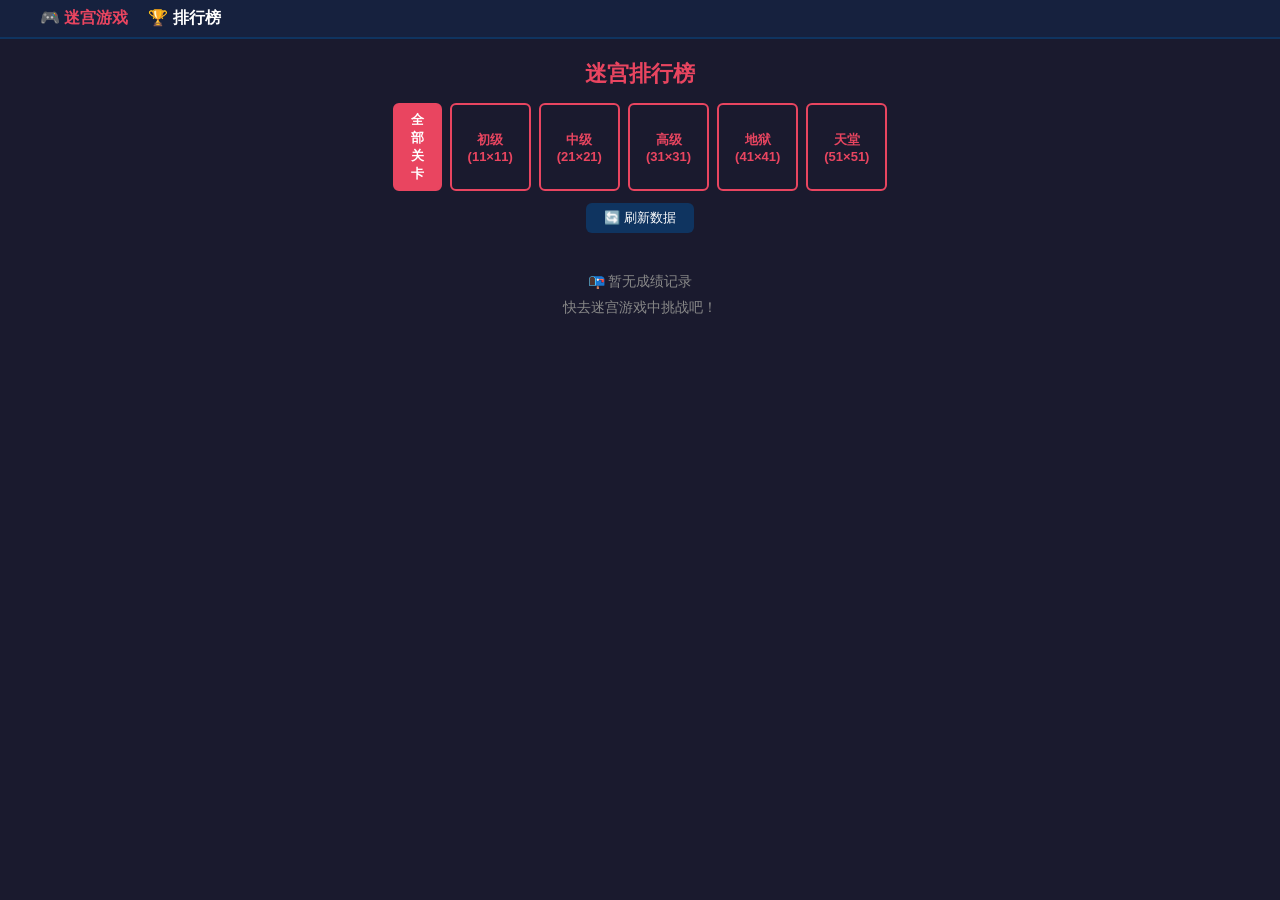
<file: frontend/leaderboard/index.html>
<!DOCTYPE html>
<html lang="zh-CN">
<head>
    <meta charset="UTF-8">
    <meta name="viewport" content="width=device-width, initial-scale=1.0">
    <title>迷宫游戏 - 排行榜</title>
    <link rel="stylesheet" href="style.css">
</head>
<body>
    <!-- 导航栏 -->
    <nav class="navbar">
        <a href="../maze-game/index.html" class="nav-link">🎮 迷宫游戏</a>
        <span class="nav-title">🏆 排行榜</span>
    </nav>

    <!-- 主容器 -->
    <div class="container">
        <h1>迷宫排行榜</h1>

        <!-- 关卡切换按钮 -->
        <div class="level-tabs" id="levelTabs">
            <!-- 由 JS 动态生成 -->
        </div>

        <!-- 刷新按钮 -->
        <div class="toolbar">
            <button class="btn-refresh" id="btnRefresh">🔄 刷新数据</button>
        </div>

        <!-- 排行榜表格 -->
        <table class="leaderboard-table" id="leaderboardTable">
            <thead>
                <tr>
                    <th>排名</th>
                    <th>玩家</th>
                    <th>通关时间</th>
                    <th>关卡</th>
                </tr>
            </thead>
            <tbody id="tableBody">
                <!-- 由 JS 动态生成 -->
            </tbody>
        </table>

        <!-- 空状态提示 -->
        <div class="empty-state" id="emptyState" style="display: none;">
            <p>📭 暂无成绩记录</p>
            <p>快去迷宫游戏中挑战吧！</p>
        </div>

        <!-- 加载状态 -->
        <div class="loading" id="loading">
            <p>加载中...</p>
        </div>
    </div>

    <script src="leaderboard.js"></script>
</body>
</html>
</file>
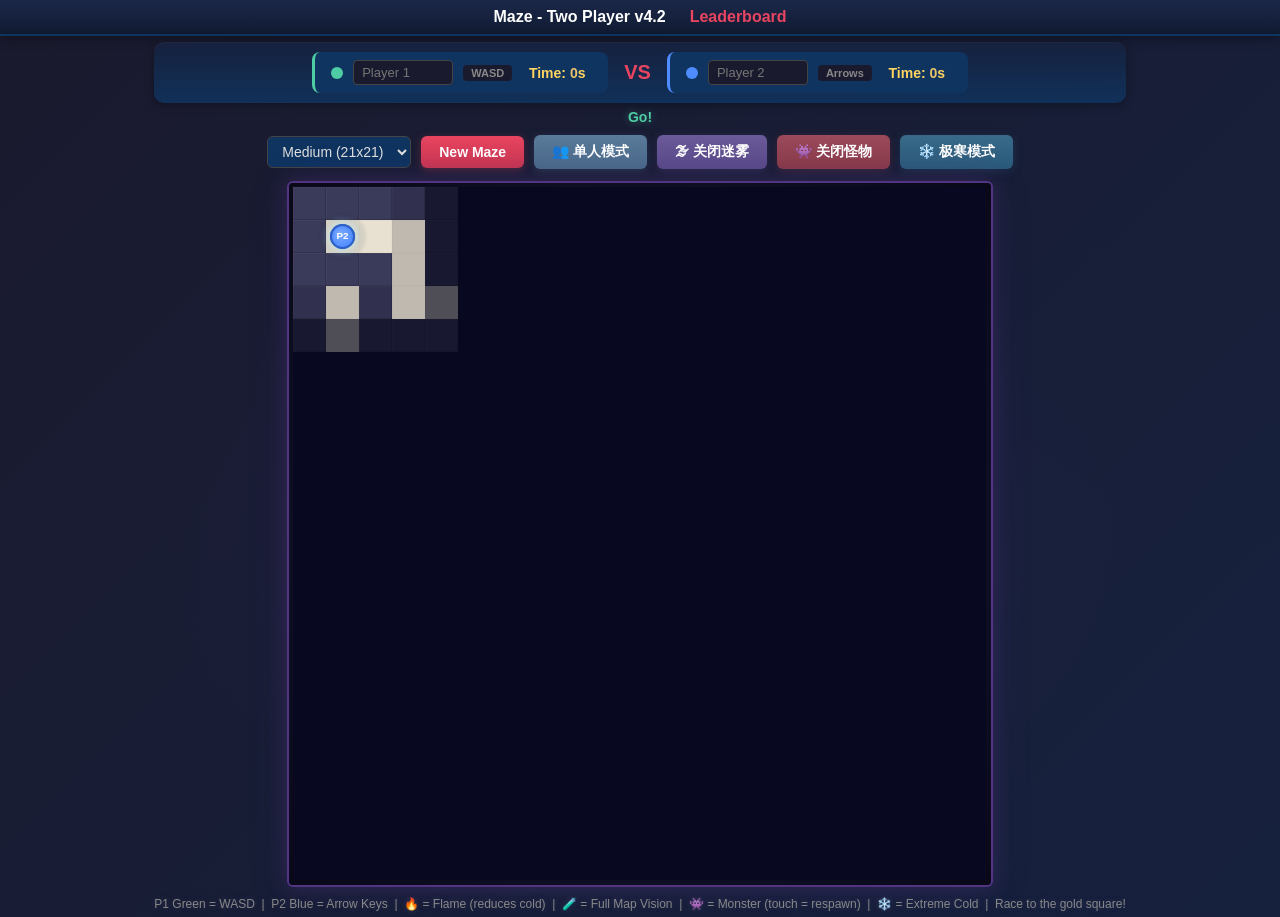
<file: frontend/maze-game/index.html>
<!DOCTYPE html>
<html lang="zh-CN">
<head>
    <meta charset="UTF-8">
    <meta name="viewport" content="width=device-width, initial-scale=1.0">
    <title>迷宫游戏 - 双人模式</title>
    <link rel="stylesheet" href="style.css">
</head>
<body>
    <!-- 导航栏 -->
    <nav class="navbar">
        <span class="nav-title">Maze - Two Player v4.2</span>
        <a href="../leaderboard/index.html" class="nav-link">Leaderboard</a>
    </nav>

    <div class="container">

        <!-- 双人对战状态栏 -->
        <div class="vs-bar">
            <div class="player-panel p1">
                <span class="p-dot p1-dot"></span>
                <input type="text" id="player1Name" placeholder="Player 1" maxlength="12">
                <span class="p-keys">WASD</span>
                <span class="p-time">Time: <span id="timer1">0</span>s</span>
                <span class="p-cold-status" id="player1ColdStatus"></span>
            </div>
            <div class="vs-divider" id="vsDivider">VS</div>
            <div class="player-panel p2" id="player2Panel">
                <span class="p-dot p2-dot"></span>
                <input type="text" id="player2Name" placeholder="Player 2" maxlength="12">
                <span class="p-keys">Arrows</span>
                <span class="p-time">Time: <span id="timer2">0</span>s</span>
                <span class="p-cold-status" id="player2ColdStatus"></span>
            </div>
        </div>

        <!-- 游戏进度状态（通用：胜利、平局等） -->
        <div class="game-status" id="gameStatus">Go!</div>

        <!-- 控制栏 -->
        <div class="controls">
            <div class="level-select">
                <select id="levelSelect">
                    <option value="11">Easy (11x11)</option>
                    <option value="21" selected>Medium (21x21)</option>
                    <option value="31">Hard (31x31)</option>
                    <option value="41">Hell (41x41)</option>
                    <option value="51">Heaven (51x51)</option>
                </select>
            </div>
            <button id="regenerateBtn">New Maze</button>
            <button id="modeToggleBtn">👥 单人模式</button>
            <button id="fogToggleBtn">🌫 关闭迷雾</button>
            <button id="monsterToggleBtn">👾 关闭怪物</button>
            <button id="coldToggleBtn">❄️ 极寒模式</button>
            <span id="visionIndicator" style="display:none;">🧪 3.0s</span>
        </div>

        <!-- 迷宫画布 -->
        <div class="canvas-wrapper">
            <canvas id="mazeCanvas"></canvas>
        </div>

        <!-- 操作提示 -->
        <p class="hint">P1 Green = WASD &nbsp;|&nbsp; P2 Blue = Arrow Keys &nbsp;|&nbsp; 🔥 = Flame (reduces cold) &nbsp;|&nbsp; 🧪 = Full Map Vision &nbsp;|&nbsp; 👾 = Monster (touch = respawn) &nbsp;|&nbsp; ❄️ = Extreme Cold &nbsp;|&nbsp; Race to the gold square!</p>
    </div>

    <script src="sound.js"></script>
    <script src="maze.js"></script>
</body>
</html>
</file>
<file: frontend/leaderboard/style.css>
/* ===== 排行榜页面样式 ===== */

/* 全局样式 */
* {
    margin: 0;
    padding: 0;
    box-sizing: border-box;
}

body {
    font-family: 'Segoe UI', 'Microsoft YaHei', sans-serif;
    background-color: #1a1a2e;
    color: #eee;
    min-height: 100vh;
}

/* 导航栏 */
.navbar {
    display: flex;
    align-items: center;
    gap: 20px;
    padding: 8px 40px;
    background-color: #16213e;
    border-bottom: 2px solid #0f3460;
}

.nav-link {
    color: #e94560;
    text-decoration: none;
    font-size: 16px;
    font-weight: bold;
    transition: color 0.2s;
}

.nav-link:hover {
    color: #ff6b81;
}

.nav-title {
    font-size: 16px;
    font-weight: bold;
    color: #fff;
}

/* 主容器 */
.container {
    max-width: 480px;
    margin: 20px auto;
    padding: 0 16px;
}

h1 {
    text-align: center;
    margin-bottom: 14px;
    font-size: 22px;
    color: #e94560;
}

/* 关卡切换按钮 */
.level-tabs {
    display: flex;
    justify-content: center;
    gap: 8px;
    margin-bottom: 12px;
}

.level-btn {
    padding: 6px 16px;
    border: 2px solid #e94560;
    background-color: transparent;
    color: #e94560;
    border-radius: 6px;
    cursor: pointer;
    font-size: 13px;
    font-weight: bold;
    transition: all 0.2s;
}

.level-btn:hover {
    background-color: #e9456022;
}

.level-btn.active {
    background-color: #e94560;
    color: #fff;
}

/* 工具栏 */
.toolbar {
    display: flex;
    justify-content: center;
    margin-bottom: 12px;
}

.btn-refresh {
    padding: 6px 18px;
    background-color: #0f3460;
    color: #fff;
    border: none;
    border-radius: 6px;
    cursor: pointer;
    font-size: 13px;
    transition: background-color 0.2s;
}

.btn-refresh:hover {
    background-color: #1a508b;
}

/* 排行榜表格 */
.leaderboard-table {
    width: 100%;
    border-collapse: collapse;
    background-color: #16213e;
    border-radius: 12px;
    overflow: hidden;
    box-shadow: 0 4px 20px rgba(0, 0, 0, 0.3);
}

.leaderboard-table thead {
    background-color: #0f3460;
}

.leaderboard-table th {
    padding: 10px 10px;
    text-align: center;
    font-size: 13px;
    color: #a0b4c8;
    text-transform: uppercase;
    letter-spacing: 1px;
}

.leaderboard-table td {
    padding: 8px 10px;
    text-align: center;
    font-size: 13px;
}

/* 斑马条纹 — 奇偶行交替底色 */
.leaderboard-table tbody tr:nth-child(odd) {
    background-color: #1a1a3e;
}

.leaderboard-table tbody tr:nth-child(even) {
    background-color: #1e2a4a;
}

/* 前三名高亮 */
.leaderboard-table tbody tr.rank-1 {
    background-color: #4a3800;  /* 金色底色 */
    font-weight: bold;
}

.leaderboard-table tbody tr.rank-2 {
    background-color: #3a3a40;  /* 银色底色 */
    font-weight: bold;
}

.leaderboard-table tbody tr.rank-3 {
    background-color: #3a2a1a;  /* 铜色底色 */
    font-weight: bold;
}

.rank-medal {
    font-size: 20px;
}

/* 空状态 & 加载 */
.empty-state, .loading {
    text-align: center;
    padding: 20px;
    color: #888;
    font-size: 14px;
}

.empty-state p {
    margin: 8px 0;
}
</file>
<file: frontend/maze-game/style.css>
/* ========================================
   Maze Game - Two Player Mode
   Player A
   ======================================== */

/* --- Reset & Dark Theme --- */
* {
    margin: 0;
    padding: 0;
    box-sizing: border-box;
}

body {
    background: linear-gradient(135deg, #1a1a2e 0%, #16213e 25%, #1a1a3e 50%, #0f1629 75%, #1a1a2e 100%);
    background-size: 400% 400%;
    animation: bgShift 20s ease infinite;
    color: #e0e0e0;
    font-family: 'Segoe UI', 'Microsoft YaHei', sans-serif;
    display: flex;
    flex-direction: column;
    align-items: center;
    min-height: 100vh;
    margin: 0;
    overflow: hidden;
}

@keyframes bgShift {
    0%   { background-position: 0% 50%; }
    25%  { background-position: 100% 0%; }
    50%  { background-position: 100% 100%; }
    75%  { background-position: 0% 100%; }
    100% { background-position: 0% 50%; }
}

/* --- Navbar --- */
.navbar {
    display: flex;
    align-items: center;
    justify-content: center;
    gap: 24px;
    padding: 8px 40px;
    background: linear-gradient(180deg, #1a2848 0%, #16213e 50%, #0f1a30 100%);
    border-bottom: 2px solid #0f3460;
    box-shadow: 0 2px 12px rgba(0, 0, 0, 0.4);
    width: 100%;
}

.nav-title {
    font-size: 16px;
    font-weight: bold;
    color: #fff;
}

.nav-link {
    color: #e94560;
    text-decoration: none;
    font-size: 16px;
    font-weight: bold;
    transition: color 0.2s;
}

.nav-link:hover {
    color: #ff6b81;
}

/* --- Container --- */
.container {
    text-align: center;
    padding: 6px;
}

/* --- VS Bar (Two Player Panel) --- */
.vs-bar {
    display: flex;
    align-items: center;
    justify-content: center;
    gap: 16px;
    margin-bottom: 6px;
    padding: 10px 20px;
    background: linear-gradient(180deg, rgba(22, 33, 62, 0.95) 0%, rgba(15, 52, 96, 0.85) 100%);
    border-radius: 10px;
    box-shadow: 0 2px 10px rgba(0, 0, 0, 0.3), inset 0 1px 0 rgba(255, 255, 255, 0.03);
}

.player-panel {
    display: flex;
    align-items: center;
    gap: 10px;
    padding: 8px 16px;
    border-radius: 8px;
    background-color: #0f3460;
}

.player-panel.p1 { border-left: 3px solid #4ecca3; }
.player-panel.p2 { border-left: 3px solid #4e8cff; }

.p-dot {
    width: 12px;
    height: 12px;
    border-radius: 50%;
    display: inline-block;
    flex-shrink: 0;
}
.p1-dot { background-color: #4ecca3; }
.p2-dot { background-color: #4e8cff; }

.player-panel input {
    padding: 4px 8px;
    border: 1px solid #444;
    border-radius: 4px;
    background-color: #1a1a2e;
    color: #e0e0e0;
    font-size: 13px;
    width: 100px;
    outline: none;
}
.player-panel input:focus {
    border-color: #e94560;
}

.p-keys {
    font-size: 11px;
    color: #888;
    background-color: #1a1a2e;
    padding: 2px 8px;
    border-radius: 4px;
    font-weight: bold;
}

.p-time {
    font-size: 14px;
    font-weight: bold;
    color: #ffd460;
    min-width: 70px;
}
.p-time span { color: #e9c46a; }

/* Per-player cold penalty status indicator */
.p-cold-status {
    font-size: 11px;
    font-weight: bold;
    color: #e04040;
    min-width: 60px;
    text-align: center;
    white-space: nowrap;
    overflow: hidden;
    text-overflow: ellipsis;
    transition: opacity 0.3s;
}
.p-cold-status:empty {
    display: none;
}

.vs-divider {
    font-size: 20px;
    font-weight: bold;
    color: #e94560;
}

/* --- Status Bar --- */
.game-status {
    font-size: 14px;
    font-weight: bold;
    color: #4ecca3;
    text-shadow: 0 0 8px rgba(78, 204, 163, 0.4);
    margin-bottom: 6px;
    min-height: 20px;
}

/* --- Controls --- */
.controls {
    display: flex;
    flex-wrap: wrap;
    justify-content: center;
    align-items: center;
    gap: 10px;
    margin-bottom: 6px;
}

.level-select select {
    padding: 6px 10px;
    border: 1px solid #444;
    border-radius: 6px;
    background-color: #0f3460;
    color: #e0e0e0;
    font-size: 14px;
    outline: none;
    cursor: pointer;
}

button {
    padding: 8px 18px;
    border: none;
    border-radius: 6px;
    background: linear-gradient(180deg, #e94560 0%, #c73652 100%);
    color: #fff;
    font-size: 14px;
    font-weight: bold;
    cursor: pointer;
    transition: background 0.2s, box-shadow 0.2s, transform 0.15s;
    box-shadow: 0 2px 8px rgba(233, 69, 96, 0.3);
}

button:hover {
    background: linear-gradient(180deg, #f05670 0%, #d74662 100%);
    box-shadow: 0 4px 14px rgba(233, 69, 96, 0.45);
}
button:active { transform: scale(0.97); }

/* --- Fog Toggle Button --- */
#fogToggleBtn {
    background: linear-gradient(180deg, #6a5a9a 0%, #5a4a8a 100%);
    box-shadow: 0 2px 8px rgba(90, 74, 138, 0.35);
    transition: background 0.3s, color 0.3s, box-shadow 0.3s;
}
#fogToggleBtn:hover {
    background: linear-gradient(180deg, #7a6aaa 0%, #5a4a8a 100%);
    box-shadow: 0 4px 14px rgba(90, 74, 138, 0.5);
}
#fogToggleBtn.fog-off {
    background: linear-gradient(180deg, #4a6a4a 0%, #3a5a3a 100%);
    box-shadow: 0 2px 8px rgba(58, 90, 58, 0.35);
}
#fogToggleBtn.fog-off:hover {
    background: linear-gradient(180deg, #5a7a5a 0%, #4a6a4a 100%);
    box-shadow: 0 4px 14px rgba(58, 90, 58, 0.5);
}

/* --- Mode Toggle Button --- */
#modeToggleBtn {
    background: linear-gradient(180deg, #5a7a9a 0%, #4a6a8a 100%);
    box-shadow: 0 2px 8px rgba(74, 106, 138, 0.35);
    transition: background 0.3s, color 0.3s, box-shadow 0.3s;
}
#modeToggleBtn:hover {
    background: linear-gradient(180deg, #6a8aaa 0%, #5a7a9a 100%);
    box-shadow: 0 4px 14px rgba(74, 106, 138, 0.5);
}
#modeToggleBtn.single-mode {
    background: linear-gradient(180deg, #7a7a4a 0%, #6a6a3a 100%);
    box-shadow: 0 2px 8px rgba(106, 106, 58, 0.35);
}
#modeToggleBtn.single-mode:hover {
    background: linear-gradient(180deg, #8a8a5a 0%, #7a7a4a 100%);
    box-shadow: 0 4px 14px rgba(106, 106, 58, 0.5);
}

/* --- Monster Toggle Button --- */
#monsterToggleBtn {
    background: linear-gradient(180deg, #9a4a5a 0%, #8a3a4a 100%);
    box-shadow: 0 2px 8px rgba(138, 58, 74, 0.35);
    transition: background 0.3s, color 0.3s, box-shadow 0.3s;
}
#monsterToggleBtn:hover {
    background: linear-gradient(180deg, #aa5a6a 0%, #9a4a5a 100%);
    box-shadow: 0 4px 14px rgba(138, 58, 74, 0.5);
}
#monsterToggleBtn.monster-off {
    background: linear-gradient(180deg, #4a6a6a 0%, #3a5a5a 100%);
    box-shadow: 0 2px 8px rgba(58, 90, 90, 0.35);
}
#monsterToggleBtn.monster-off:hover {
    background: linear-gradient(180deg, #5a7a7a 0%, #4a6a6a 100%);
    box-shadow: 0 4px 14px rgba(58, 90, 90, 0.5);
}

/* --- Canvas --- */
.canvas-wrapper {
    display: flex;
    justify-content: center;
    margin-bottom: 4px;
    padding: 6px;
    border-radius: 10px;
    background: radial-gradient(ellipse at center, rgba(83, 52, 131, 0.15) 0%, transparent 70%);
}

canvas {
    border: 2px solid #533483;
    border-radius: 6px;
    background-color: #0f3460;
    box-shadow: 0 0 20px rgba(83, 52, 131, 0.4), 0 0 40px rgba(83, 52, 131, 0.15), inset 0 0 30px rgba(0, 0, 0, 0.3);
    animation: canvasGlow 3.5s ease-in-out infinite alternate;
}

@keyframes canvasGlow {
    from {
        box-shadow: 0 0 15px rgba(83, 52, 131, 0.3), 0 0 30px rgba(83, 52, 131, 0.1), inset 0 0 30px rgba(0, 0, 0, 0.3);
        border-color: #533483;
    }
    to {
        box-shadow: 0 0 28px rgba(100, 60, 180, 0.5), 0 0 55px rgba(100, 60, 180, 0.2), inset 0 0 40px rgba(20, 10, 40, 0.4);
        border-color: #6a44a0;
    }
}

/* --- Vision Indicator --- */
#visionIndicator {
    padding: 6px 14px;
    border-radius: 6px;
    background-color: #4a1a6a;
    color: #e040fb;
    font-size: 14px;
    font-weight: bold;
    border: 2px solid #7b2dce;
    transition: opacity 0.3s;
    animation: none;
}

#visionIndicator.active {
    animation: visionPulse 0.5s ease-in-out infinite alternate;
}

@keyframes visionPulse {
    from { box-shadow: 0 0 6px #ce3fff; }
    to   { box-shadow: 0 0 16px #e040fb, 0 0 24px #ce3fff; }
}

/* --- Cold Mode Toggle Button (v4.0) --- */
#coldToggleBtn {
    background: linear-gradient(180deg, #3a6a8a 0%, #2a5a7a 100%);
    box-shadow: 0 2px 8px rgba(42, 90, 122, 0.35);
    transition: background 0.3s, color 0.3s, box-shadow 0.3s;
}
#coldToggleBtn:hover {
    background: linear-gradient(180deg, #4a7a9a 0%, #3a6a8a 100%);
    box-shadow: 0 4px 14px rgba(42, 90, 122, 0.5);
}
#coldToggleBtn.cold-on {
    background: linear-gradient(180deg, #2a6a8a 0%, #1a4a6a 100%);
    box-shadow: 0 0 10px #5cb8d8, 0 0 20px rgba(92, 184, 216, 0.5), 0 0 35px rgba(92, 184, 216, 0.25);
    border: 1px solid #5cb8d8;
}
#coldToggleBtn.cold-on:hover {
    background: linear-gradient(180deg, #3a7a9a 0%, #2a5a7a 100%);
    box-shadow: 0 0 15px #6cc8e8, 0 0 30px rgba(92, 184, 216, 0.6), 0 0 45px rgba(92, 184, 216, 0.3);
}

/* --- Hint --- */
.hint {
    font-size: 12px;
    color: #888;
    text-shadow: 0 0 6px rgba(100, 100, 150, 0.3);
    margin-top: 4px;
}
</file>
